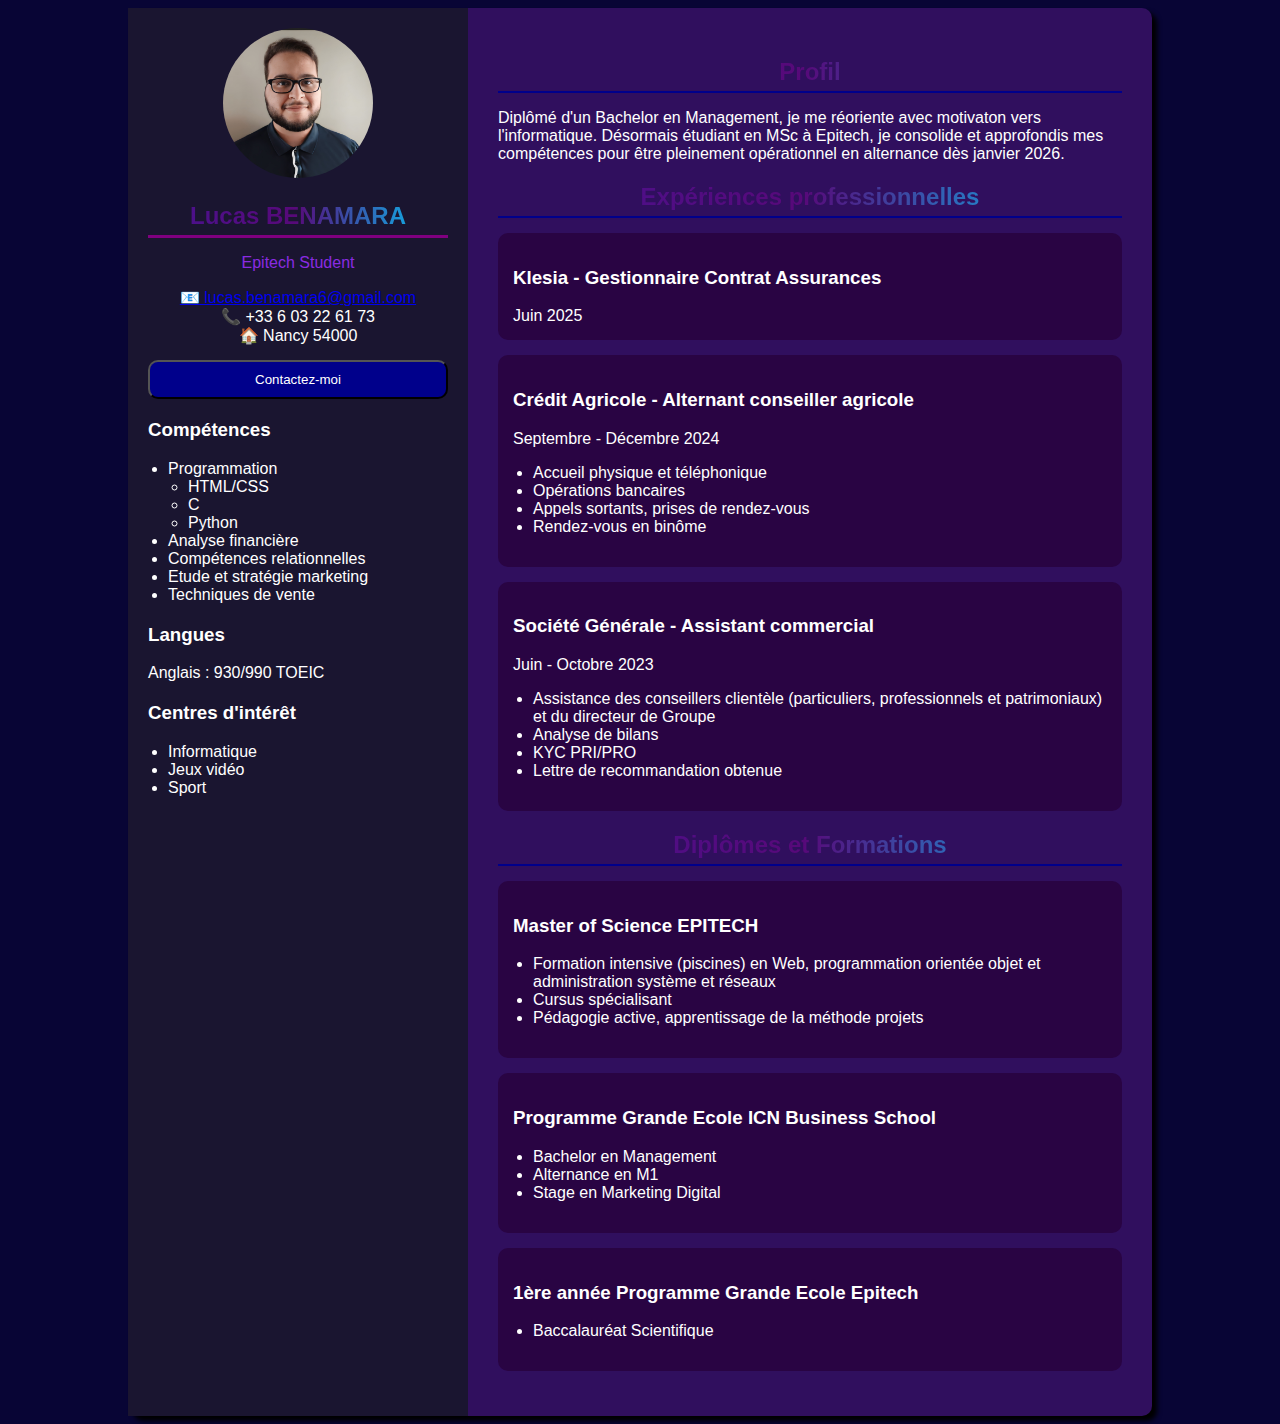
<file: CV/cv.html>
<!DOCTYPE html>
<html lang="en">
<head>
    <meta charset="UTF-8">
    <link rel="stylesheet" href="style.css">
    <meta name="viewport" content="width=device-width, initial-scale=1.0">
    <title>Digital Resume</title>
</head>
<body>
    <div class="container">
        <aside class="sidebar">
            <div class="picture">
                <img src="photo.jpg" alt="Picture">
        </div>
        <h2>Lucas BENAMARA</h2>
        <p class="titre">Epitech Student</p>
        <p class="contact">
            <a href="mailto:lucas.benamara6@gmail.com">📧 lucas.benamara6@gmail.com</a><br>
            📞 +33 6 03 22 61 73<br>
            🏠️ Nancy 54000
        </p>
        <button class="button" onclick="window.location.href='mailto:lucas.benamara6@gmail.com'">Contactez-moi</button>

        <div class="skills">
            <h3>Compétences</h3>
            <ul>
                <li>Programmation</li>
                <ul>
                    <li>HTML/CSS</li>
                    <li>C</li>
                    <li>Python</li>
                </ul>
                <li>Analyse financière</li>
                <li>Compétences relationnelles</li>
                <li>Etude et stratégie marketing</li>
                <li>Techniques de vente</li>
            </ul>
        </div>
        <div class="skills">
            <h3>Langues</h3>
            <p>Anglais : 930/990 TOEIC </p>
        </div>
        <div class="skills">
            <h3>Centres d'intérêt</h3>
            <ul>
                <li>Informatique</li>
                <li>Jeux vidéo</li>
                <li>Sport</li>
            </ul>
        </div>
        </aside>
    <main class="main">
        <section class="profil">
            <h2>Profil</h2>
            <p>Diplômé d'un Bachelor en Management, je me réoriente avec motivaton vers l'informatique. Désormais étudiant en MSc à Epitech, je consolide et approfondis mes compétences pour être pleinement opérationnel en alternance dès janvier 2026.</p>
        </section>
        <section class="XP">
            <h2>Expériences professionnelles</h2>
            <div class="experience">
                <h3>Klesia - Gestionnaire Contrat Assurances</h3>
                <span>Juin 2025</span>
            </div>
            <div class="experience">
                <h3>Crédit Agricole - Alternant conseiller agricole</h3>
                <span>Septembre - Décembre 2024</span>
                <ul>
                    <li>Accueil physique et téléphonique</li>
                    <li>Opérations bancaires</li>
                    <li>Appels sortants, prises de rendez-vous</li>
                    <li>Rendez-vous en binôme</li>
                </ul>
            </div>
            <div class="experience">
                <h3>Société Générale - Assistant commercial</h3>
                <span>Juin - Octobre 2023</span>
                <ul>
                    <li>Assistance des conseillers clientèle (particuliers, professionnels et patrimoniaux) et du directeur de Groupe</li>
                    <li>Analyse de bilans</li>
                    <li>KYC PRI/PRO</li>
                    <li>Lettre de recommandation obtenue</li>
                </ul>
                </div>
        </section>
        <h2>Diplômes et Formations</h2>
        <section class="etudes">
            <div class="etude">
                <h3>Master of Science EPITECH</h3>
                <ul>
                    <li>Formation intensive (piscines) en Web, programmation orientée objet et administration système et réseaux</li>
                    <li>Cursus spécialisant</li>
                    <li>Pédagogie active, apprentissage de la méthode projets</li>
                 </ul>
            </div>
            <div class="etude">
                <h3>Programme Grande Ecole ICN Business School</h3>
                <ul>
                    <li>Bachelor en Management</li>
                    <li>Alternance en M1</li>
                    <li>Stage en Marketing Digital</li>
                </ul>
                </div>
                <div class="etude">
                <h3>1ère année Programme Grande Ecole Epitech</h3>
                <ul>
                <li>Baccalauréat Scientifique</li>
                </ul>
                </div>

        </section>
    </main>
    </div>
</body>  
</html>
</file>
<file: CV/style.css>
body {
    background : #080535;
    display : flex;
    justify-content: center;
    font-family: 'Trebuchet MS', 'Lucida Sans Unicode', 'Lucida Grande', 'Lucida Sans', Arial, sans-serif;
    color: white;
}


.container {
    display:flex;
    max-width: 1024px;
    width: 100%;
    background : rgb(48, 15, 94);
    box-shadow: 5px 5px 5px black;
    border-radius: 10px;
}

.button {
    display: block;
    width: 100%;
    background: darkblue;
    color: white;
    padding: 10px;
    margin: 10px 0;
    border-radius: 10px;
    cursor: pointer;

}
.sidebar {
    background : #1a1530;
    padding: 20px;
    width: 300px;
    flex-shrink: 0;
    text-align: center;
}

.sidebar h2 {
    margin-top: 10px;
    margin-bottom: 10px;
    background: linear-gradient(90deg, rgba(34, 0, 36, 1) 0%, rgba(72, 19, 145, 1) 0%, rgba(87, 9, 121, 1) 49%, rgba(0, 212, 255, 1) 100%);
    border-bottom: 3px solid purple;
    -webkit-background-clip: text;
    -webkit-text-fill-color: transparent;
    text-align: center;
}

.sidebar .titre {
    color:blueviolet;
    margin-bottom: 10px;
}

.sidebar .contact {
    margin-bottom: 15px;
}

.skills {
    margin-top: 20px;
    text-align: left;
}

.main {
    flex: 1;
    padding: 30px;
}

.picture img {
    width: 150px;
    height : 150px;
    object-fit : cover;
    margin-bottom : 10px;
    border-radius: 50%;
}

.experience {
    padding: 15px;
    margin-bottom: 15px;
    border-radius: 10px;
    background: rgb(41, 4, 67);

}

h2 {
    background: linear-gradient(90deg, rgba(34, 0, 36, 1) 0%, rgba(72, 19, 145, 1) 0%, rgba(87, 9, 121, 1) 49%, rgba(0, 212, 255, 1) 100%);
    -webkit-background-clip: text;
    -webkit-text-fill-color: transparent;
    border-bottom: 2px solid darkblue;
    padding-bottom: 5px;
    margin-bottom: 15px;
    text-align: center;
}

.etude {
    padding: 15px;
    margin-bottom: 15px;
    border-radius: 10px;
    background: rgb(41, 4, 67);

}


ul {
    padding-left: 20px;
}

@media (max-width: 1024px) {
    .container {
        flex-direction:column;
    }
    .sidebar {
        width: 100%;
    }
}
</file>
